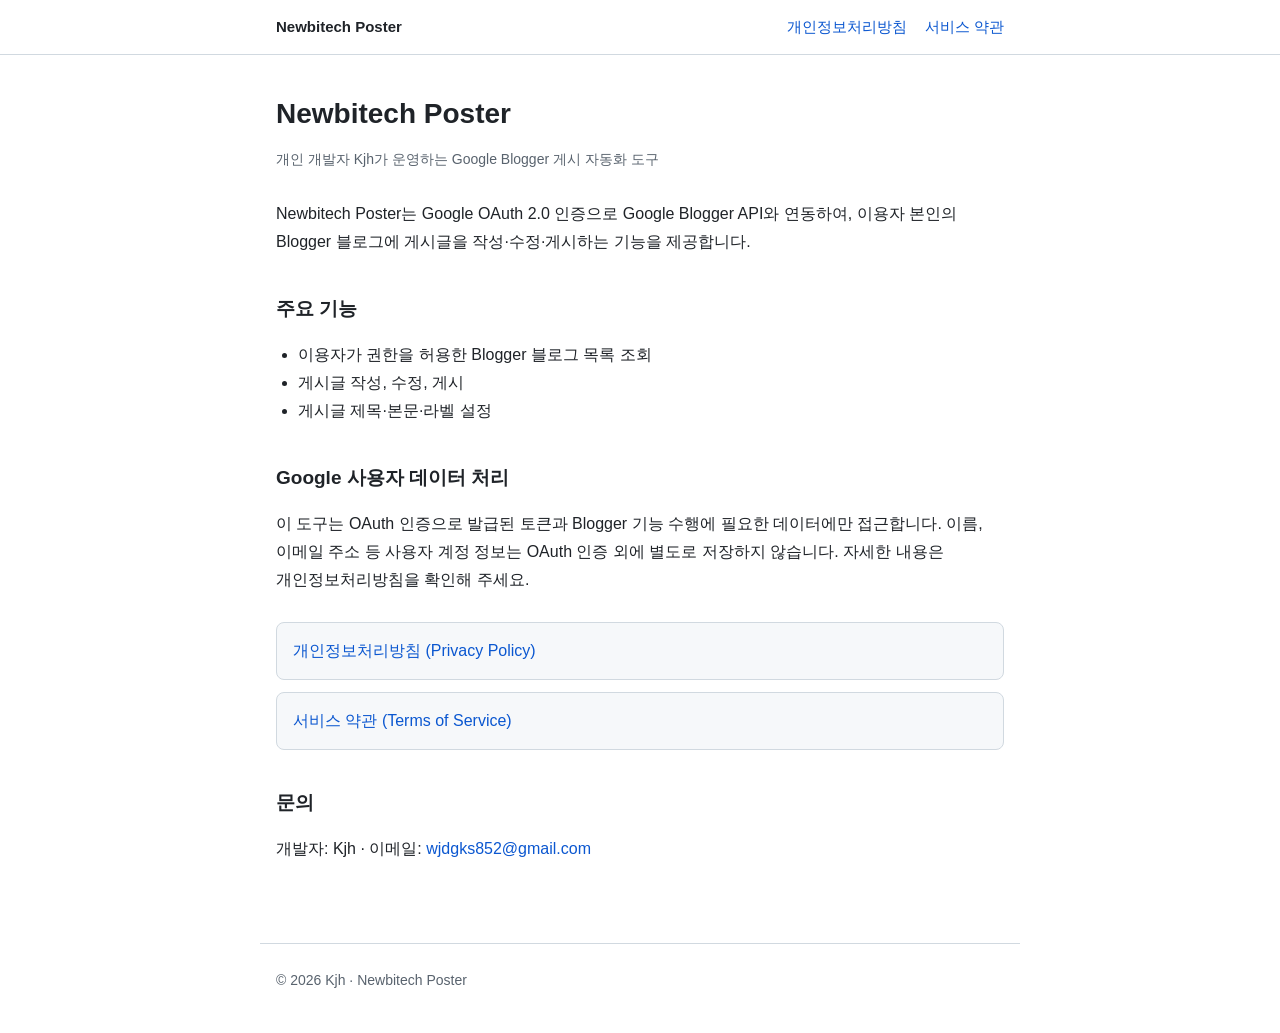
<file: index.html>
<!doctype html>
<html lang="ko">
<head>
<meta charset="utf-8">
<meta name="viewport" content="width=device-width, initial-scale=1">
<title>Newbitech Poster</title>
<meta name="description" content="Newbitech Poster는 Google Blogger API로 본인 블로그에 게시글을 작성·게시하는 개인용 도구입니다.">
<link rel="stylesheet" href="style.css">
</head>
<body>
<header class="site"><nav>
  <a class="brand" href="./">Newbitech Poster</a>
  <a href="privacy.html">개인정보처리방침</a>
  <a href="terms.html">서비스 약관</a>
</nav></header>
<main>
  <h1>Newbitech Poster</h1>
  <p class="meta">개인 개발자 Kjh가 운영하는 Google Blogger 게시 자동화 도구</p>

  <p>Newbitech Poster는 Google OAuth 2.0 인증으로 Google Blogger API와 연동하여, 이용자 본인의 Blogger 블로그에 게시글을 작성·수정·게시하는 기능을 제공합니다.</p>

  <h2>주요 기능</h2>
  <ul>
    <li>이용자가 권한을 허용한 Blogger 블로그 목록 조회</li>
    <li>게시글 작성, 수정, 게시</li>
    <li>게시글 제목·본문·라벨 설정</li>
  </ul>

  <h2>Google 사용자 데이터 처리</h2>
  <p>이 도구는 OAuth 인증으로 발급된 토큰과 Blogger 기능 수행에 필요한 데이터에만 접근합니다. 이름, 이메일 주소 등 사용자 계정 정보는 OAuth 인증 외에 별도로 저장하지 않습니다. 자세한 내용은 개인정보처리방침을 확인해 주세요.</p>

  <div class="links">
    <a href="privacy.html">개인정보처리방침 (Privacy Policy)</a>
    <a href="terms.html">서비스 약관 (Terms of Service)</a>
  </div>

  <h2>문의</h2>
  <p>개발자: Kjh · 이메일: <a href="mailto:wjdgks852@gmail.com">wjdgks852@gmail.com</a></p>
</main>
<footer>© 2026 Kjh · Newbitech Poster</footer>
</body>
</html>
</file>
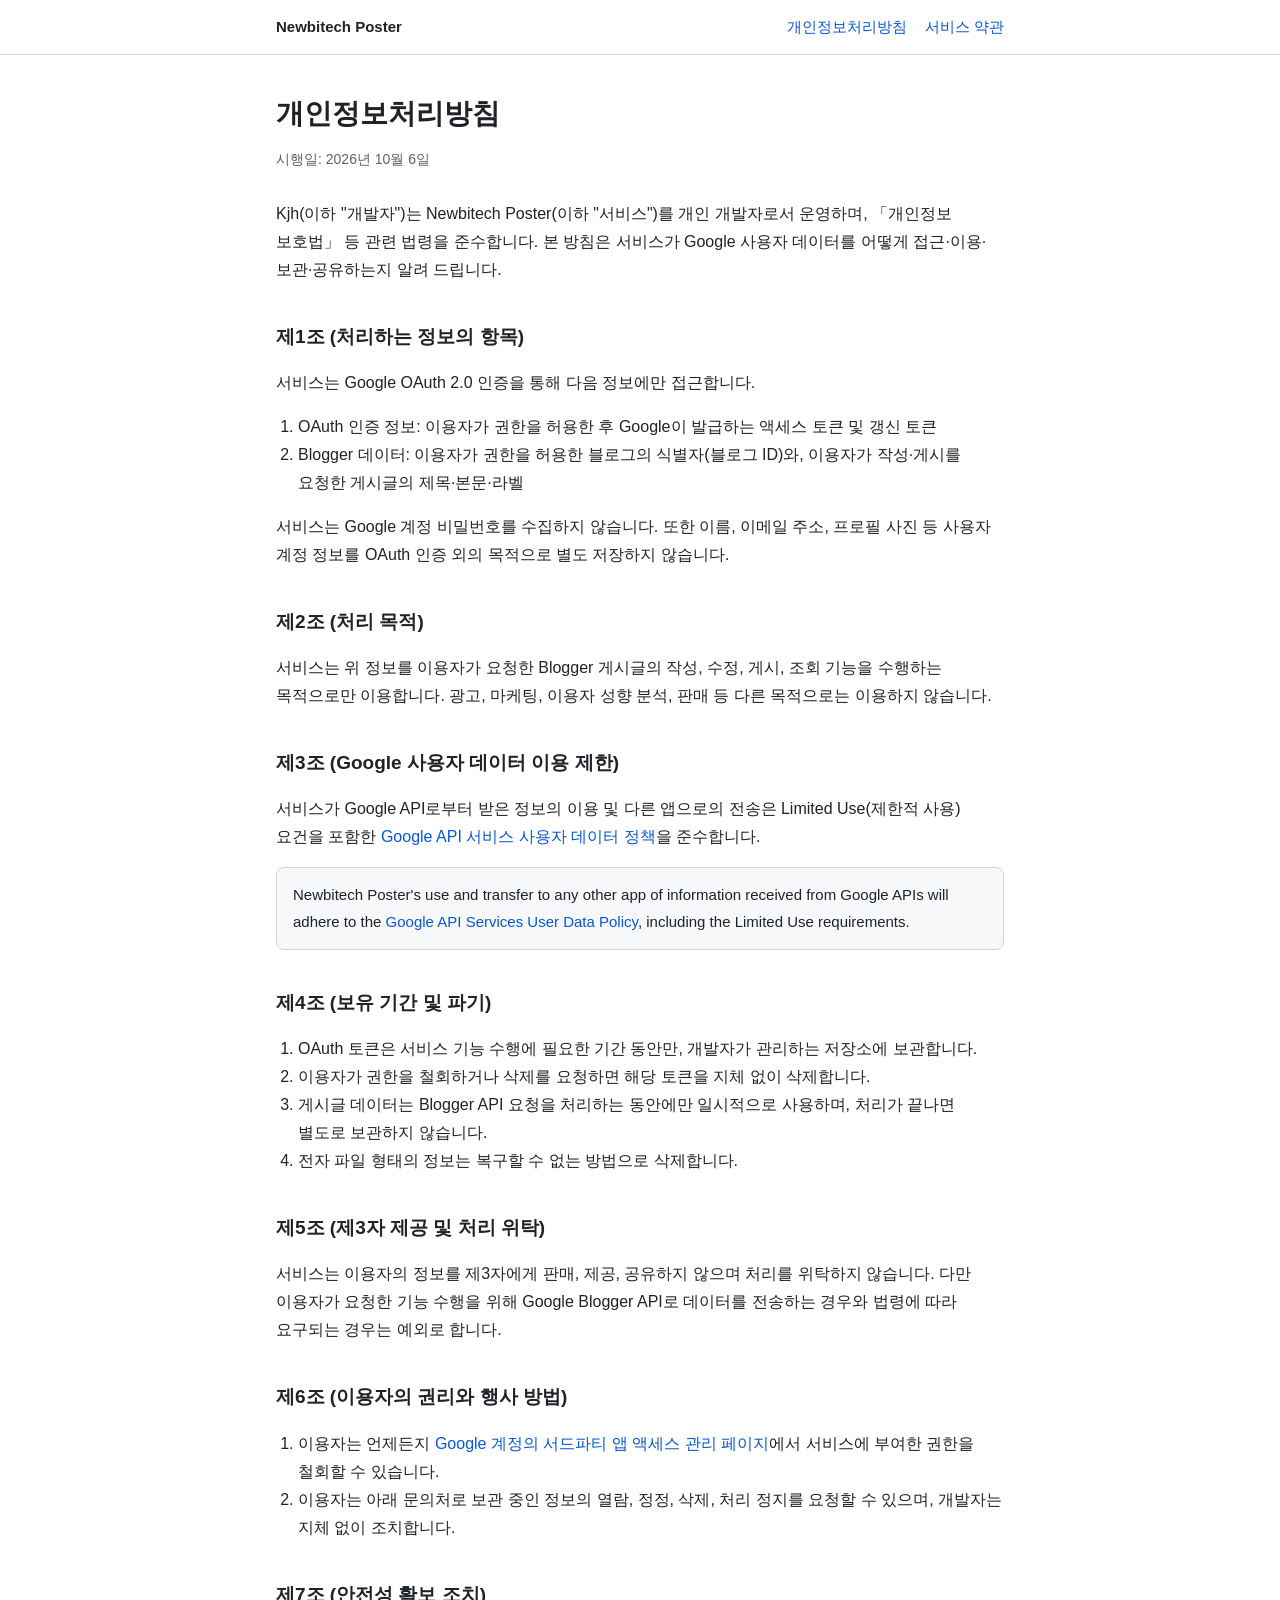
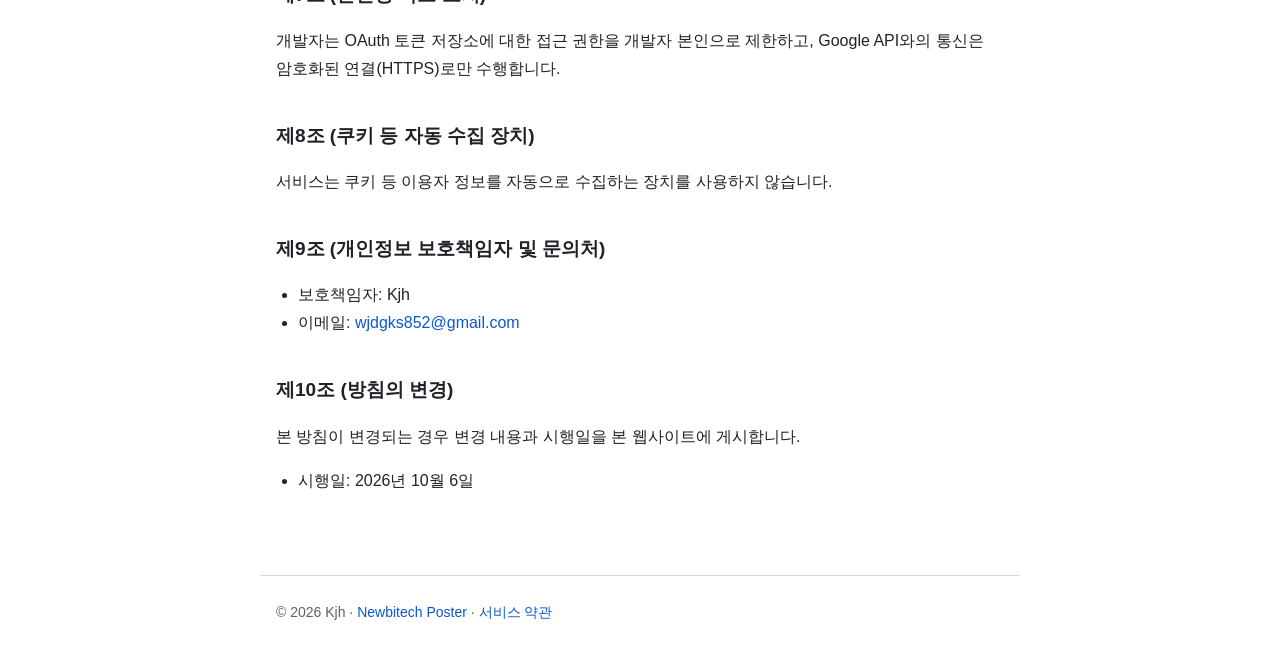
<file: privacy.html>
<!doctype html>
<html lang="ko">
<head>
<meta charset="utf-8">
<meta name="viewport" content="width=device-width, initial-scale=1">
<title>개인정보처리방침 - Newbitech Poster</title>
<link rel="stylesheet" href="style.css">
</head>
<body>
<header class="site"><nav>
  <a class="brand" href="./">Newbitech Poster</a>
  <a href="privacy.html">개인정보처리방침</a>
  <a href="terms.html">서비스 약관</a>
</nav></header>
<main>
  <h1>개인정보처리방침</h1>
  <p class="meta">시행일: 2026년 10월 6일</p>

  <p>Kjh(이하 "개발자")는 Newbitech Poster(이하 "서비스")를 개인 개발자로서 운영하며, 「개인정보 보호법」 등 관련 법령을 준수합니다. 본 방침은 서비스가 Google 사용자 데이터를 어떻게 접근·이용·보관·공유하는지 알려 드립니다.</p>

  <h2>제1조 (처리하는 정보의 항목)</h2>
  <p>서비스는 Google OAuth 2.0 인증을 통해 다음 정보에만 접근합니다.</p>
  <ol>
    <li>OAuth 인증 정보: 이용자가 권한을 허용한 후 Google이 발급하는 액세스 토큰 및 갱신 토큰</li>
    <li>Blogger 데이터: 이용자가 권한을 허용한 블로그의 식별자(블로그 ID)와, 이용자가 작성·게시를 요청한 게시글의 제목·본문·라벨</li>
  </ol>
  <p>서비스는 Google 계정 비밀번호를 수집하지 않습니다. 또한 이름, 이메일 주소, 프로필 사진 등 사용자 계정 정보를 OAuth 인증 외의 목적으로 별도 저장하지 않습니다.</p>

  <h2>제2조 (처리 목적)</h2>
  <p>서비스는 위 정보를 이용자가 요청한 Blogger 게시글의 작성, 수정, 게시, 조회 기능을 수행하는 목적으로만 이용합니다. 광고, 마케팅, 이용자 성향 분석, 판매 등 다른 목적으로는 이용하지 않습니다.</p>

  <h2>제3조 (Google 사용자 데이터 이용 제한)</h2>
  <p>서비스가 Google API로부터 받은 정보의 이용 및 다른 앱으로의 전송은 Limited Use(제한적 사용) 요건을 포함한 <a href="https://developers.google.com/terms/api-services-user-data-policy" target="_blank" rel="noopener">Google API 서비스 사용자 데이터 정책</a>을 준수합니다.</p>
  <p class="note" lang="en">Newbitech Poster's use and transfer to any other app of information received from Google APIs will adhere to the <a href="https://developers.google.com/terms/api-services-user-data-policy" target="_blank" rel="noopener">Google API Services User Data Policy</a>, including the Limited Use requirements.</p>

  <h2>제4조 (보유 기간 및 파기)</h2>
  <ol>
    <li>OAuth 토큰은 서비스 기능 수행에 필요한 기간 동안만, 개발자가 관리하는 저장소에 보관합니다.</li>
    <li>이용자가 권한을 철회하거나 삭제를 요청하면 해당 토큰을 지체 없이 삭제합니다.</li>
    <li>게시글 데이터는 Blogger API 요청을 처리하는 동안에만 일시적으로 사용하며, 처리가 끝나면 별도로 보관하지 않습니다.</li>
    <li>전자 파일 형태의 정보는 복구할 수 없는 방법으로 삭제합니다.</li>
  </ol>

  <h2>제5조 (제3자 제공 및 처리 위탁)</h2>
  <p>서비스는 이용자의 정보를 제3자에게 판매, 제공, 공유하지 않으며 처리를 위탁하지 않습니다. 다만 이용자가 요청한 기능 수행을 위해 Google Blogger API로 데이터를 전송하는 경우와 법령에 따라 요구되는 경우는 예외로 합니다.</p>

  <h2>제6조 (이용자의 권리와 행사 방법)</h2>
  <ol>
    <li>이용자는 언제든지 <a href="https://myaccount.google.com/permissions" target="_blank" rel="noopener">Google 계정의 서드파티 앱 액세스 관리 페이지</a>에서 서비스에 부여한 권한을 철회할 수 있습니다.</li>
    <li>이용자는 아래 문의처로 보관 중인 정보의 열람, 정정, 삭제, 처리 정지를 요청할 수 있으며, 개발자는 지체 없이 조치합니다.</li>
  </ol>

  <h2>제7조 (안전성 확보 조치)</h2>
  <p>개발자는 OAuth 토큰 저장소에 대한 접근 권한을 개발자 본인으로 제한하고, Google API와의 통신은 암호화된 연결(HTTPS)로만 수행합니다.</p>

  <h2>제8조 (쿠키 등 자동 수집 장치)</h2>
  <p>서비스는 쿠키 등 이용자 정보를 자동으로 수집하는 장치를 사용하지 않습니다.</p>

  <h2>제9조 (개인정보 보호책임자 및 문의처)</h2>
  <ul>
    <li>보호책임자: Kjh</li>
    <li>이메일: <a href="mailto:wjdgks852@gmail.com">wjdgks852@gmail.com</a></li>
  </ul>

  <h2>제10조 (방침의 변경)</h2>
  <p>본 방침이 변경되는 경우 변경 내용과 시행일을 본 웹사이트에 게시합니다.</p>
  <ul>
    <li>시행일: 2026년 10월 6일</li>
  </ul>
</main>
<footer>© 2026 Kjh · <a href="./">Newbitech Poster</a> · <a href="terms.html">서비스 약관</a></footer>
</body>
</html>
</file>
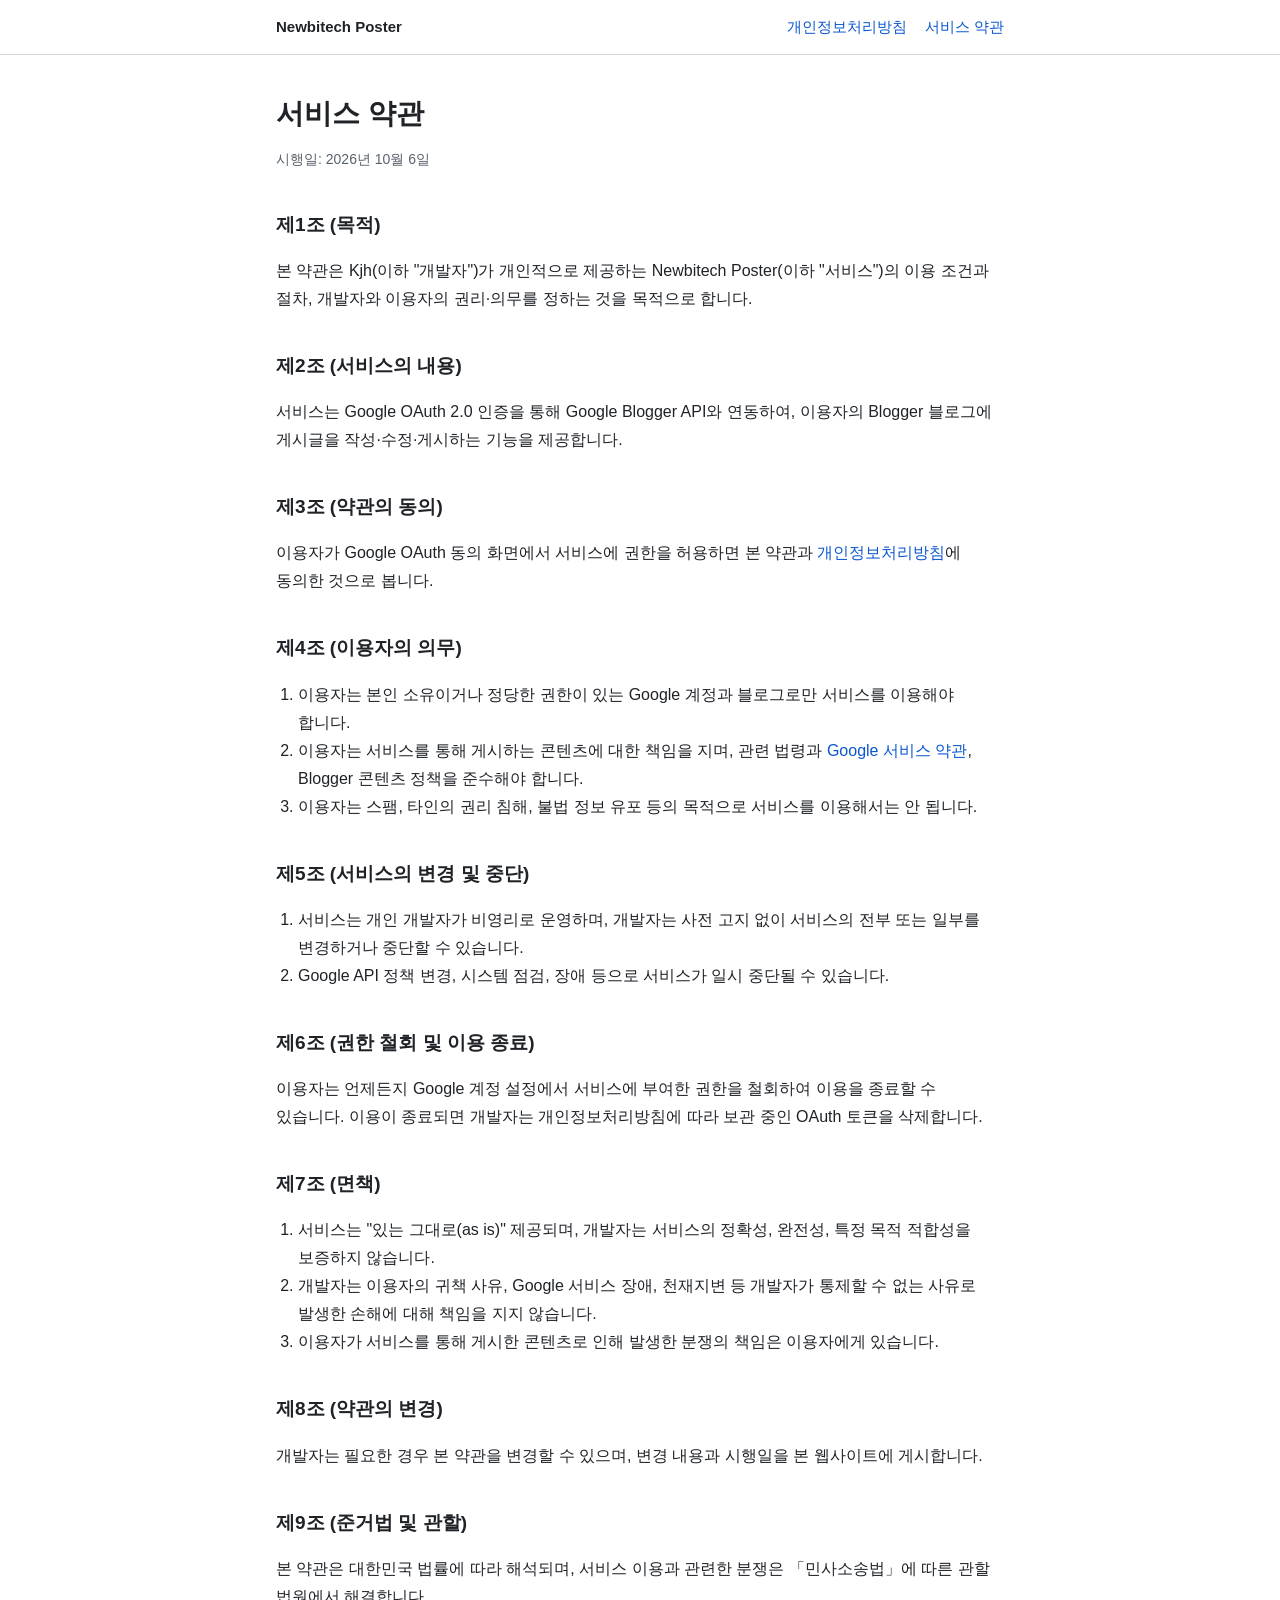
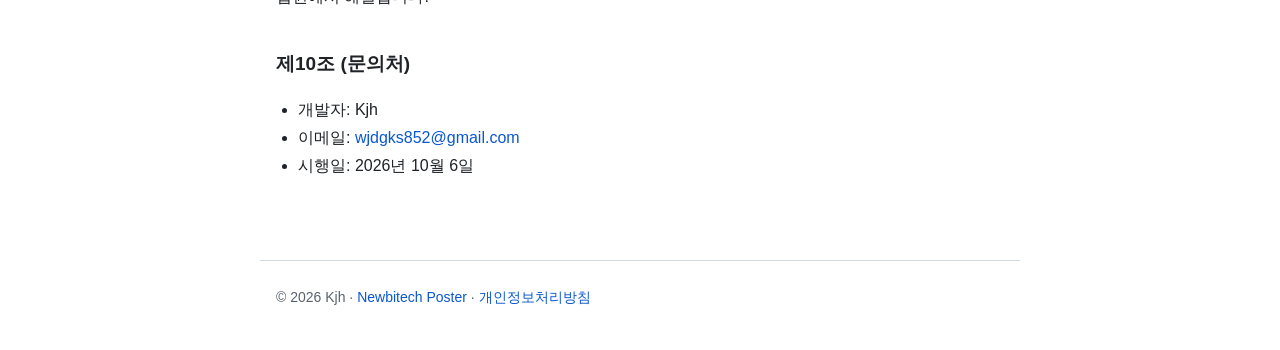
<file: terms.html>
<!doctype html>
<html lang="ko">
<head>
<meta charset="utf-8">
<meta name="viewport" content="width=device-width, initial-scale=1">
<title>서비스 약관 - Newbitech Poster</title>
<link rel="stylesheet" href="style.css">
</head>
<body>
<header class="site"><nav>
  <a class="brand" href="./">Newbitech Poster</a>
  <a href="privacy.html">개인정보처리방침</a>
  <a href="terms.html">서비스 약관</a>
</nav></header>
<main>
  <h1>서비스 약관</h1>
  <p class="meta">시행일: 2026년 10월 6일</p>

  <h2>제1조 (목적)</h2>
  <p>본 약관은 Kjh(이하 "개발자")가 개인적으로 제공하는 Newbitech Poster(이하 "서비스")의 이용 조건과 절차, 개발자와 이용자의 권리·의무를 정하는 것을 목적으로 합니다.</p>

  <h2>제2조 (서비스의 내용)</h2>
  <p>서비스는 Google OAuth 2.0 인증을 통해 Google Blogger API와 연동하여, 이용자의 Blogger 블로그에 게시글을 작성·수정·게시하는 기능을 제공합니다.</p>

  <h2>제3조 (약관의 동의)</h2>
  <p>이용자가 Google OAuth 동의 화면에서 서비스에 권한을 허용하면 본 약관과 <a href="privacy.html">개인정보처리방침</a>에 동의한 것으로 봅니다.</p>

  <h2>제4조 (이용자의 의무)</h2>
  <ol>
    <li>이용자는 본인 소유이거나 정당한 권한이 있는 Google 계정과 블로그로만 서비스를 이용해야 합니다.</li>
    <li>이용자는 서비스를 통해 게시하는 콘텐츠에 대한 책임을 지며, 관련 법령과 <a href="https://policies.google.com/terms" target="_blank" rel="noopener">Google 서비스 약관</a>, Blogger 콘텐츠 정책을 준수해야 합니다.</li>
    <li>이용자는 스팸, 타인의 권리 침해, 불법 정보 유포 등의 목적으로 서비스를 이용해서는 안 됩니다.</li>
  </ol>

  <h2>제5조 (서비스의 변경 및 중단)</h2>
  <ol>
    <li>서비스는 개인 개발자가 비영리로 운영하며, 개발자는 사전 고지 없이 서비스의 전부 또는 일부를 변경하거나 중단할 수 있습니다.</li>
    <li>Google API 정책 변경, 시스템 점검, 장애 등으로 서비스가 일시 중단될 수 있습니다.</li>
  </ol>

  <h2>제6조 (권한 철회 및 이용 종료)</h2>
  <p>이용자는 언제든지 Google 계정 설정에서 서비스에 부여한 권한을 철회하여 이용을 종료할 수 있습니다. 이용이 종료되면 개발자는 개인정보처리방침에 따라 보관 중인 OAuth 토큰을 삭제합니다.</p>

  <h2>제7조 (면책)</h2>
  <ol>
    <li>서비스는 "있는 그대로(as is)" 제공되며, 개발자는 서비스의 정확성, 완전성, 특정 목적 적합성을 보증하지 않습니다.</li>
    <li>개발자는 이용자의 귀책 사유, Google 서비스 장애, 천재지변 등 개발자가 통제할 수 없는 사유로 발생한 손해에 대해 책임을 지지 않습니다.</li>
    <li>이용자가 서비스를 통해 게시한 콘텐츠로 인해 발생한 분쟁의 책임은 이용자에게 있습니다.</li>
  </ol>

  <h2>제8조 (약관의 변경)</h2>
  <p>개발자는 필요한 경우 본 약관을 변경할 수 있으며, 변경 내용과 시행일을 본 웹사이트에 게시합니다.</p>

  <h2>제9조 (준거법 및 관할)</h2>
  <p>본 약관은 대한민국 법률에 따라 해석되며, 서비스 이용과 관련한 분쟁은 「민사소송법」에 따른 관할 법원에서 해결합니다.</p>

  <h2>제10조 (문의처)</h2>
  <ul>
    <li>개발자: Kjh</li>
    <li>이메일: <a href="mailto:wjdgks852@gmail.com">wjdgks852@gmail.com</a></li>
    <li>시행일: 2026년 10월 6일</li>
  </ul>
</main>
<footer>© 2026 Kjh · <a href="./">Newbitech Poster</a> · <a href="privacy.html">개인정보처리방침</a></footer>
</body>
</html>
</file>
<file: style.css>
:root {
  --bg: #ffffff;
  --fg: #1f2328;
  --muted: #59636e;
  --line: #d1d9e0;
  --accent: #0b57d0;
  --card: #f6f8fa;
}
@media (prefers-color-scheme: dark) {
  :root {
    --bg: #0d1117;
    --fg: #e6edf3;
    --muted: #9198a1;
    --line: #30363d;
    --accent: #6ea8fe;
    --card: #161b22;
  }
}
* { box-sizing: border-box; }
body {
  margin: 0;
  background: var(--bg);
  color: var(--fg);
  font-family: -apple-system, BlinkMacSystemFont, "Apple SD Gothic Neo", "Malgun Gothic", "Noto Sans KR", sans-serif;
  line-height: 1.75;
  word-break: keep-all;
}
main { max-width: 760px; margin: 0 auto; padding: 40px 16px 64px; }
header.site { border-bottom: 1px solid var(--line); }
header.site nav { max-width: 760px; margin: 0 auto; padding: 14px 16px; display: flex; gap: 18px; flex-wrap: wrap; font-size: 15px; }
header.site a.brand { font-weight: 700; color: var(--fg); margin-right: auto; }
a { color: var(--accent); text-decoration: none; }
a:hover { text-decoration: underline; }
h1 { font-size: 28px; line-height: 1.35; margin: 0 0 8px; }
h2 { font-size: 19px; margin: 36px 0 8px; }
p, li { font-size: 16px; }
ol, ul { padding-left: 22px; }
.meta { color: var(--muted); font-size: 14px; margin-bottom: 28px; }
.note { background: var(--card); border: 1px solid var(--line); border-radius: 8px; padding: 14px 16px; font-size: 15px; }
.links { display: grid; gap: 12px; margin-top: 28px; }
.links a { display: block; border: 1px solid var(--line); border-radius: 8px; padding: 14px 16px; background: var(--card); }
footer { max-width: 760px; margin: 0 auto; padding: 24px 16px 40px; color: var(--muted); font-size: 14px; border-top: 1px solid var(--line); }
</file>
